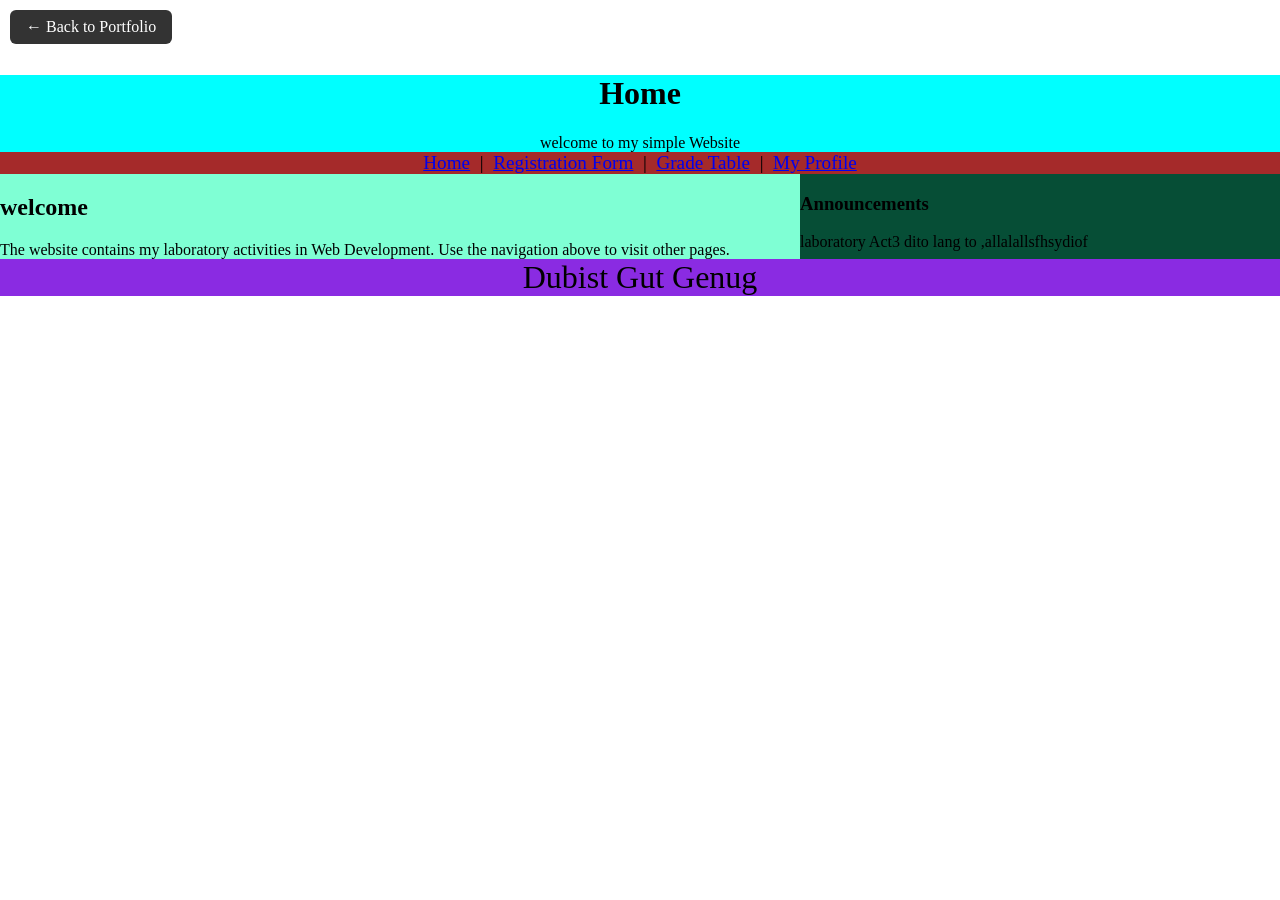
<file: Activity3/form.html>
<!doctype html>
<html lang="en">
  <head>
    <meta charset="UTF-8" />
    <meta name="viewport" content="width=device-width, initial-scale=1.0" />
    <title>Home</title>
  </head>
  <body style="margin: 0">
    <a
      href="../index.html"
      style="
        display: inline-block;
        margin: 10px;
        padding: 8px 16px;
        background: #333;
        color: white;
        text-decoration: none;
        border-radius: 6px;
      "
      >&larr; Back to Portfolio</a
    >

    <header style="background-color: aqua; text-align: center">
      <h1>Home</h1>
      welcome to my simple Website
    </header>

    <nav style="background-color: brown; font-size: larger; text-align: center">
      <a href="form.html" target="_self">Home</a>
      &nbsp;|&nbsp;
      <a href="Registration.html" target="_self">Registration Form</a>
      &nbsp;|&nbsp;
      <a href="Gradetable.html" target="_self">Grade Table</a>
      &nbsp;|&nbsp;
      <a href="Myprofile.html" target="_self">My Profile</a>
    </nav>

    <div>
      <section style="background-color: aquamarine; display: flex">
        <div style="flex: 5">
          <h1>welcome</h1>
          The website contains my laboratory activities in Web Development. Use
          the navigation above to visit other pages.
        </div>

        <aside style="background-color: rgb(6, 78, 54); flex: 3">
          <h1>Announcements</h1>
          laboratory Act3 dito lang to ,allalallsfhsydiof
        </aside>
      </section>
    </div>

    <footer
      style="
        background-color: blueviolet;
        text-align: center;
        font-size: xx-large;
      "
    >
      Dubist Gut Genug
    </footer>
  </body>
</html>
</file>
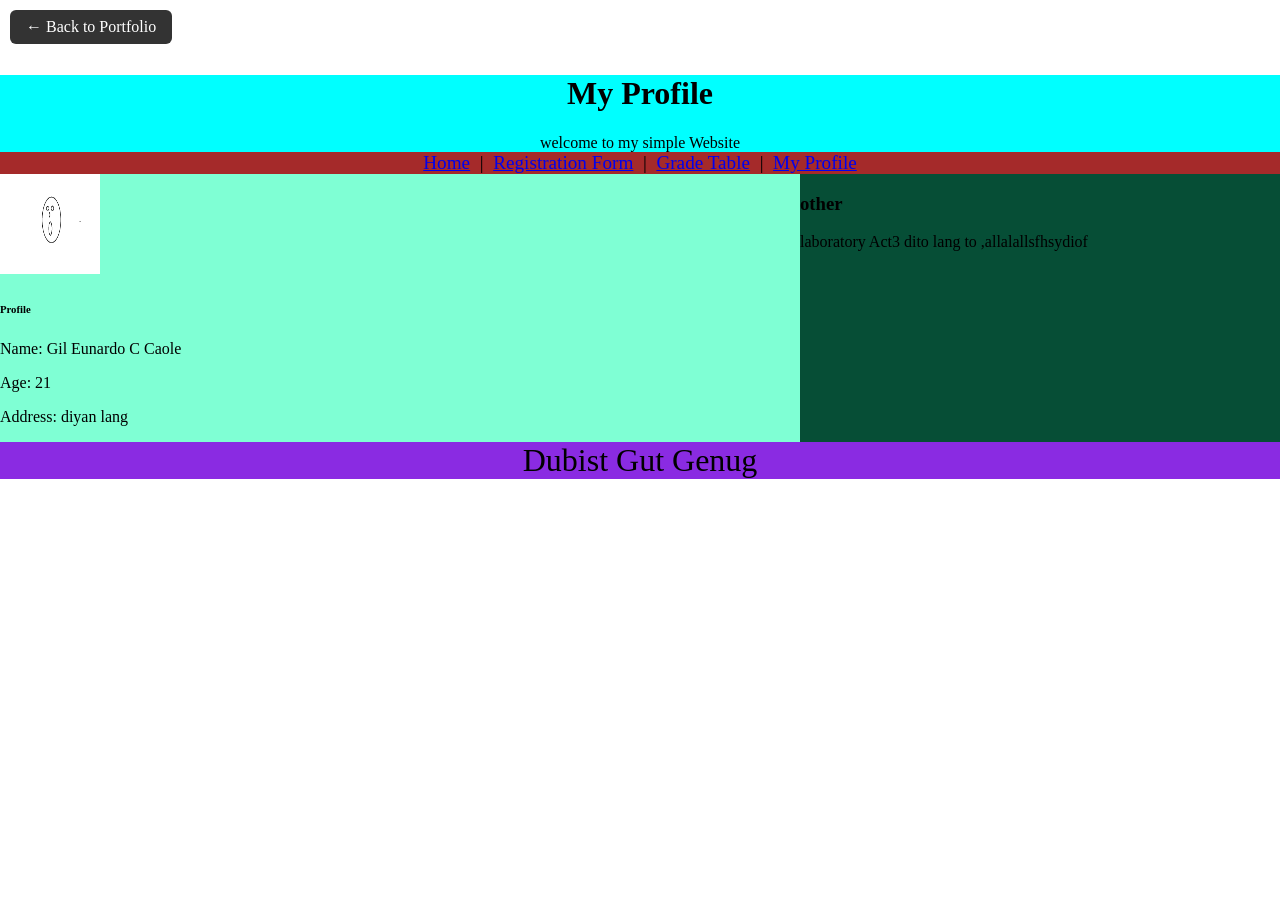
<file: Activity3/Myprofile.html>
<!doctype html>
<html lang="en">
  <head>
    <meta charset="UTF-8" />
    <meta name="viewport" content="width=device-width, initial-scale=1.0" />
    <title>MyProfile</title>
  </head>
  <body style="margin: 0">
    <a
      href="../index.html"
      style="
        display: inline-block;
        margin: 10px;
        padding: 8px 16px;
        background: #333;
        color: white;
        text-decoration: none;
        border-radius: 6px;
      "
      >&larr; Back to Portfolio</a
    >

    <header style="background-color: aqua; text-align: center">
      <h1>My Profile</h1>
      welcome to my simple Website
    </header>

    <nav style="background-color: brown; font-size: larger; text-align: center">
      <a href="form.html" target="_self">Home</a>
      &nbsp;|&nbsp;
      <a href="Registration.html" target="_self">Registration Form</a>
      &nbsp;|&nbsp;
      <a href="Gradetable.html" target="_self">Grade Table</a>
      &nbsp;|&nbsp;
      <a href="Myprofile.html" target="_self">My Profile</a>
    </nav>

    <div>
      <section style="background-color: aquamarine; display: flex">
        <div style="flex: 5">
          <img src="pic.png" alt="Pic" width="100" height="100" />
          <h6>Profile</h6>
          <p>Name: Gil Eunardo C Caole</p>
          <p>Age: 21</p>
          <p>Address: diyan lang</p>
        </div>

        <aside style="background-color: rgb(6, 78, 54); flex: 3">
          <h1>other</h1>
          laboratory Act3 dito lang to ,allalallsfhsydiof
        </aside>
      </section>
    </div>

    <footer
      style="
        background-color: blueviolet;
        text-align: center;
        font-size: xx-large;
      "
    >
      Dubist Gut Genug
    </footer>
  </body>
</html>
</file>
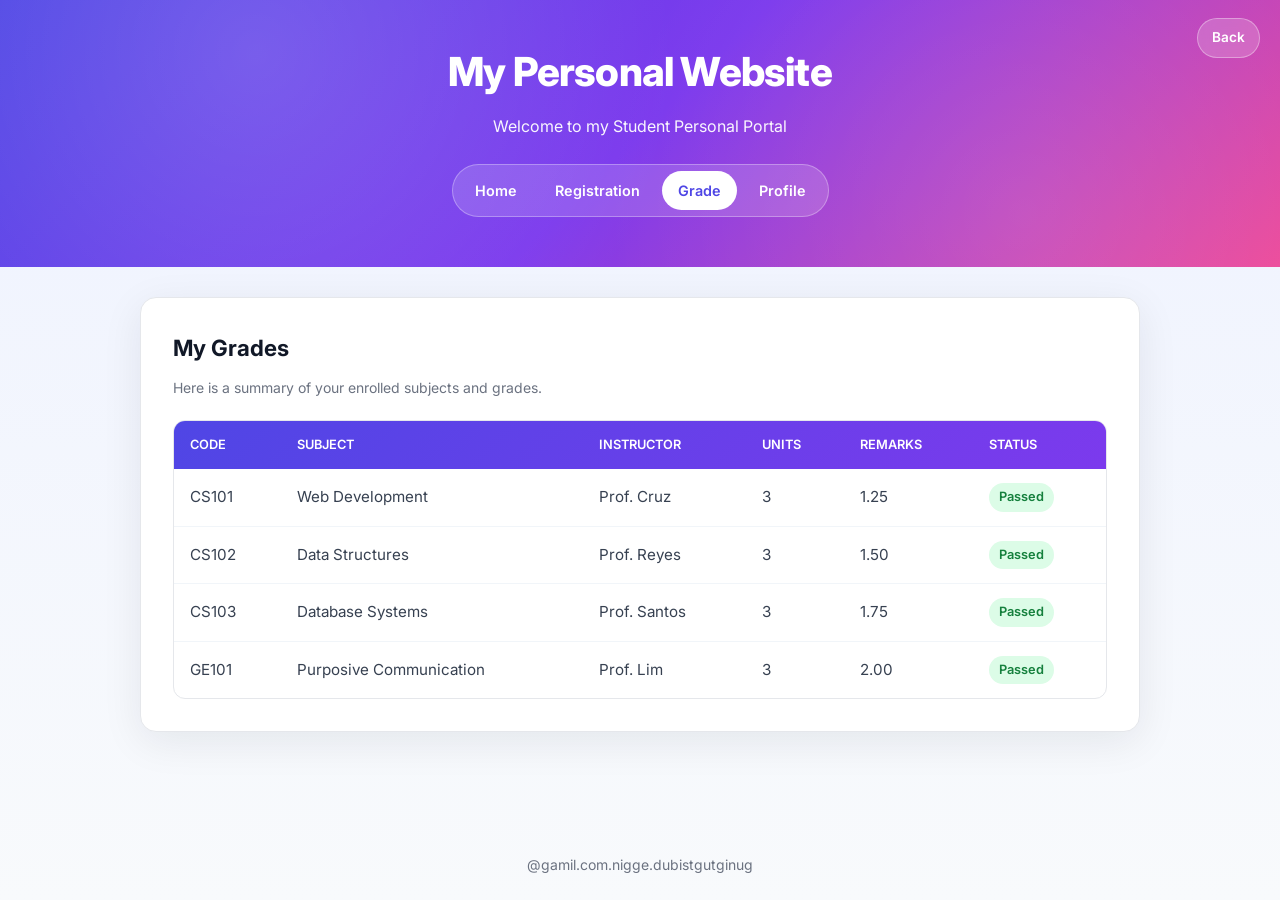
<file: Activity4/grade.html>
<!doctype html>
<html lang="en">
  <head>
    <meta charset="UTF-8" />
    <meta name="viewport" content="width=device-width, initial-scale=1.0" />
    <title>Grade</title>
    <link rel="preconnect" href="https://fonts.googleapis.com" />
    <link rel="preconnect" href="https://fonts.gstatic.com" crossorigin />
    <link
      href="https://fonts.googleapis.com/css2?family=Inter:wght@400;600;700;800&display=swap"
      rel="stylesheet"
    />
    <link rel="stylesheet" href="person.css" />
  </head>
  <body>
    <header class="hero">
      <a href="../index.html" class="back-btn"> Back</a>
      <div class="hero-inner">
        <h1>My Personal Website</h1>
        <p class="subtitle">Welcome to my Student Personal Portal</p>

        <nav class="nav">
          <a href="home.html">Home</a>
          <a href="registration.html">Registration</a>
          <a href="grade.html" class="active">Grade</a>
          <a href="profile.html">Profile</a>
        </nav>
      </div>
    </header>

    <main class="content">
      <section class="panel grade-panel">
        <h1>My Grades</h1>
        <p class="muted">
          Here is a summary of your enrolled subjects and grades.
        </p>

        <div class="table-wrap">
          <table class="grade-table">
            <thead>
              <tr>
                <th>Code</th>
                <th>Subject</th>
                <th>Instructor</th>
                <th>Units</th>
                <th>Remarks</th>
                <th>Status</th>
              </tr>
            </thead>
            <tbody>
              <tr>
                <td>CS101</td>
                <td>Web Development</td>
                <td>Prof. Cruz</td>
                <td>3</td>
                <td>1.25</td>
                <td><span class="badge passed">Passed</span></td>
              </tr>
              <tr>
                <td>CS102</td>
                <td>Data Structures</td>
                <td>Prof. Reyes</td>
                <td>3</td>
                <td>1.50</td>
                <td><span class="badge passed">Passed</span></td>
              </tr>
              <tr>
                <td>CS103</td>
                <td>Database Systems</td>
                <td>Prof. Santos</td>
                <td>3</td>
                <td>1.75</td>
                <td><span class="badge passed">Passed</span></td>
              </tr>
              <tr>
                <td>GE101</td>
                <td>Purposive Communication</td>
                <td>Prof. Lim</td>
                <td>3</td>
                <td>2.00</td>
                <td><span class="badge passed">Passed</span></td>
              </tr>
            </tbody>
          </table>
        </div>
      </section>
    </main>

    <footer>
      <p>@gamil.com.nigge.dubistgutginug</p>
    </footer>
  </body>
</html>
</file>
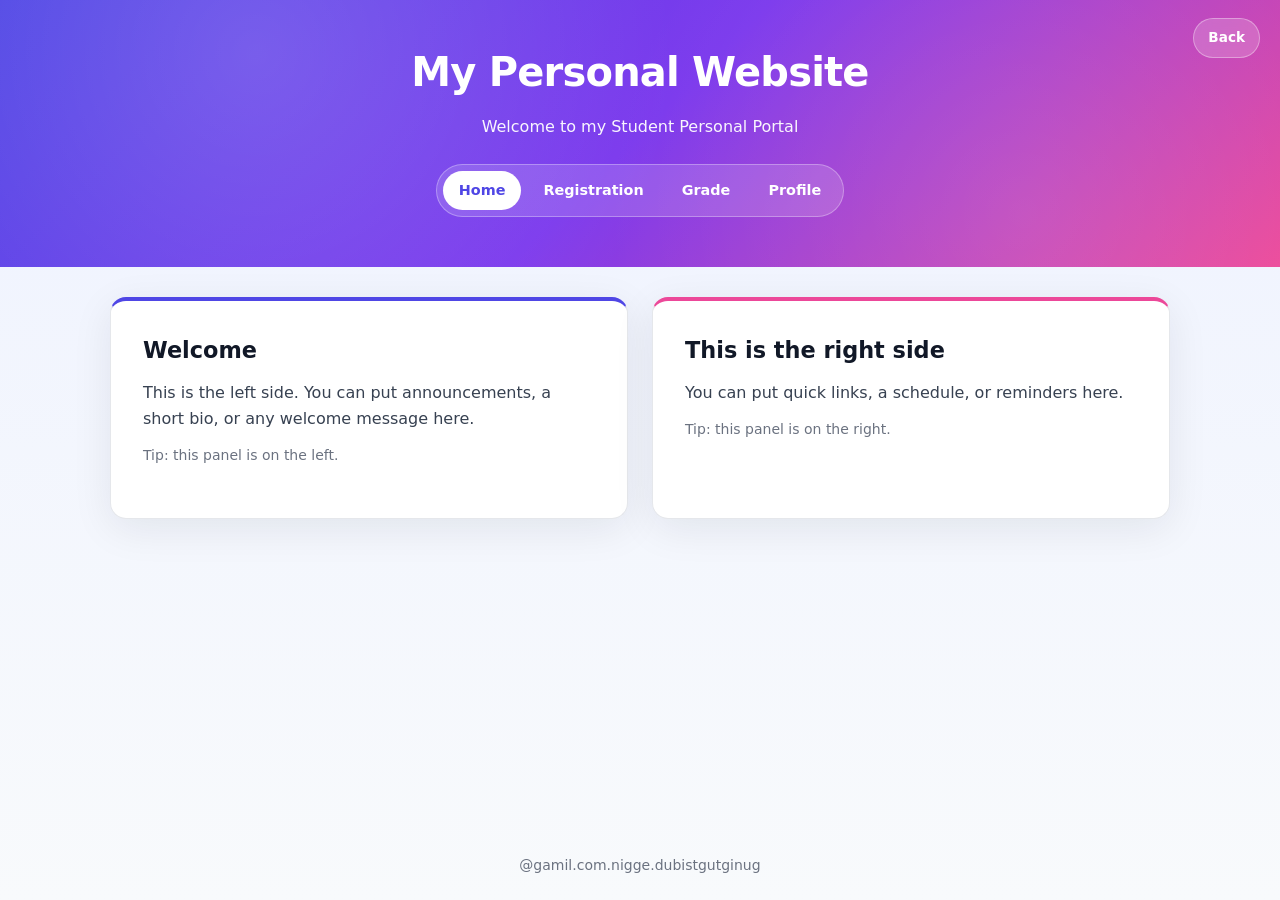
<file: Activity4/home.html>
<!doctype html>
<html lang="en">
  <head>
    <meta charset="UTF-8" />
    <meta name="viewport" content="width=device-width, initial-scale=1.0" />
    <title>Home</title>
    <link rel="stylesheet" href="person.css" />
  </head>
  <body>
    <header class="hero">
      <a href="../index.html" class="back-btn"> Back</a>
      <div class="hero-inner">
        <h1>My Personal Website</h1>
        <p class="subtitle">Welcome to my Student Personal Portal</p>

        <nav class="nav">
          <a href="home.html" class="active">Home</a>
          <a href="registration.html">Registration</a>
          <a href="grade.html">Grade</a>
          <a href="profile.html">Profile</a>
        </nav>
      </div>
    </header>

    <main class="content">
      <div class="columns">
        <div class="panel left-panel">
          <h1>Welcome</h1>
          <p>
            This is the left side. You can put announcements, a short bio, or
            any welcome message here.
          </p>
          <p class="muted">Tip: this panel is on the left.</p>
        </div>

        <div class="panel right-panel">
          <h1>This is the right side</h1>
          <p>You can put quick links, a schedule, or reminders here.</p>
          <p class="muted">Tip: this panel is on the right.</p>
        </div>
      </div>
    </main>

    <footer>
      <p>@gamil.com.nigge.dubistgutginug</p>
    </footer>
  </body>
</html>
</file>
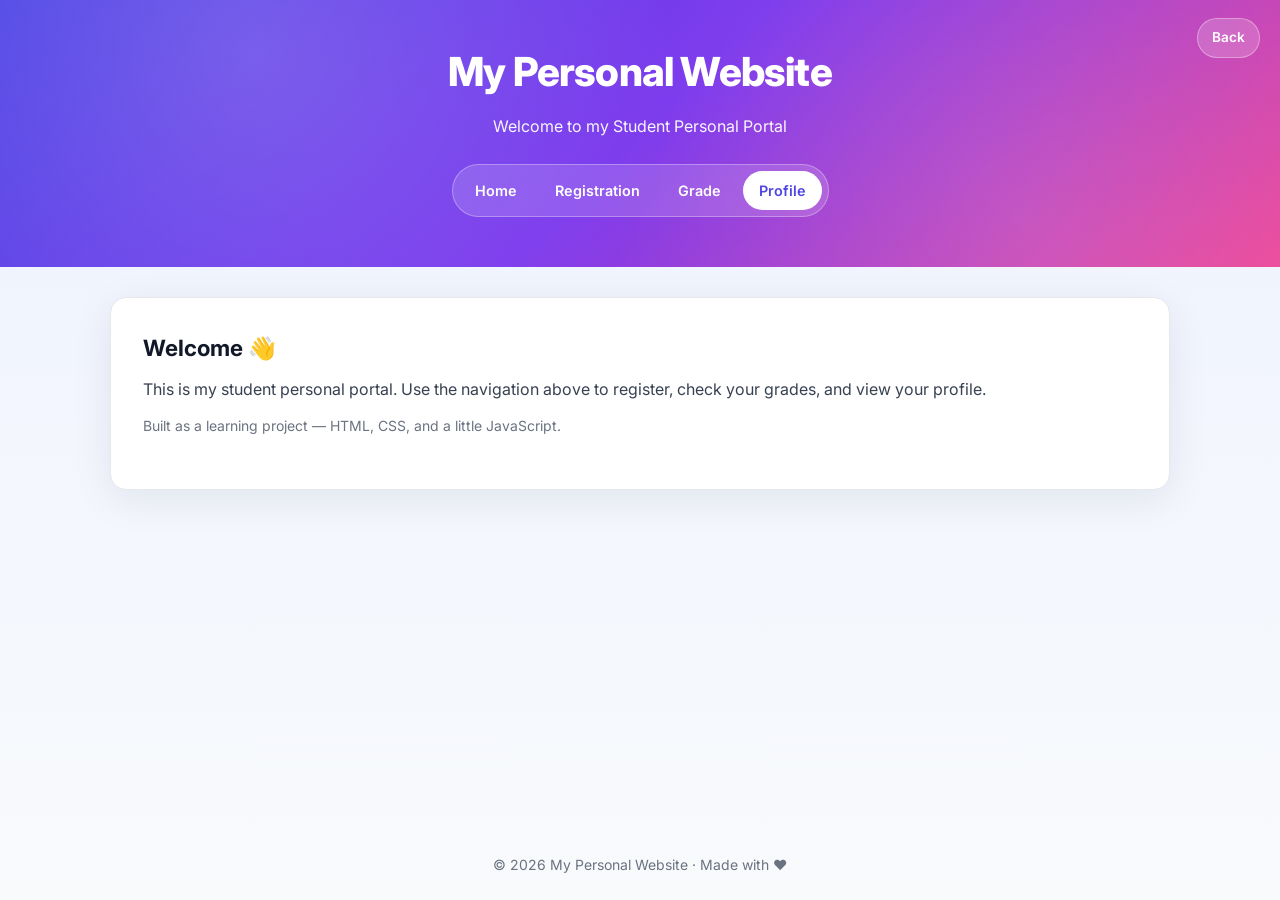
<file: Activity4/profile.html>
<!doctype html>
<html lang="en">
  <head>
    <meta charset="UTF-8" />
    <meta name="viewport" content="width=device-width, initial-scale=1.0" />
    <title>My Personal Website — Student Portal</title>
    <link rel="preconnect" href="https://fonts.googleapis.com" />
    <link rel="preconnect" href="https://fonts.gstatic.com" crossorigin />
    <link
      href="https://fonts.googleapis.com/css2?family=Inter:wght@400;600;800&display=swap"
      rel="stylesheet"
    />
    <link rel="stylesheet" href="person.css" />
  </head>
  <body>
    <header class="hero">
      <a href="../index.html" class="back-btn">Back</a>
      <div class="hero-inner">
        <h1>My Personal Website</h1>
        <p class="subtitle">Welcome to my Student Personal Portal</p>

        <nav class="nav">
          <a href="home.html">Home</a>
          <a href="registration.html">Registration</a>
          <a href="grade.html">Grade</a>
          <a href="profile.html" class="active">Profile</a>
        </nav>
      </div>
    </header>

    <main class="content">
      <section class="card">
        <h2>Welcome 👋</h2>
        <p>
          This is my student personal portal. Use the navigation above to
          register, check your grades, and view your profile.
        </p>
        <p class="muted">
          Built as a learning project — HTML, CSS, and a little JavaScript.
        </p>
      </section>
    </main>

    <footer>
      <p>© 2026 My Personal Website · Made with ❤️</p>
    </footer>
  </body>
</html>
</file>
<file: Activity4/person.css>
/* ============================================================
   PERSON.CSS — My Personal Website
   ============================================================ */

/* ---------- Reset ---------- */
* {
  box-sizing: border-box;
  margin: 0;
  padding: 0;
}
/* ---------- Back button (top-right of hero) ---------- */
.back-btn {
  position: absolute;
  top: 18px;
  right: 20px;
  z-index: 5;
  display: inline-flex;
  align-items: center;
  gap: 6px;
  padding: 8px 14px;
  background: rgba(255, 255, 255, 0.18);
  color: white;
  border: 1px solid rgba(255, 255, 255, 0.35);
  border-radius: 999px;
  font-family: inherit;
  font-size: 0.85rem;
  font-weight: 600;
  cursor: pointer;
  backdrop-filter: blur(8px);
  -webkit-backdrop-filter: blur(8px);
  text-decoration: none;
  transition:
    background 0.2s ease,
    transform 0.15s ease;
}

.back-btn:hover {
  background: rgba(255, 255, 255, 0.3);
  transform: translateX(-2px);
  font-size: 30px;
}

.back-btn:active {
  transform: translateX(0);
}

@media (max-width: 700px) {
  .back-btn {
    top: 12px;
    right: 12px;
    padding: 6px 12px;
    font-size: 0.8rem;
  }
}

html,
body {
  height: 100%;
}

body {
  font-family:
    "Inter",
    system-ui,
    -apple-system,
    "Segoe UI",
    sans-serif;
  background: linear-gradient(180deg, #eef2ff 0%, #f8fafc 100%);
  color: #1f2937;
  line-height: 1.6;
  min-height: 100vh;
  display: flex;
  flex-direction: column;
}

/* ---------- HERO HEADER (fixed height, grows with content) ---------- */
.hero {
  background: linear-gradient(135deg, #4f46e5 0%, #7c3aed 50%, #ec4899 100%);
  color: white;
  padding: 40px 20px 50px; /* smaller so nav fits comfortably */
  text-align: center;
  position: relative;
  /* overflow:hidden removed — it can hide the nav in some browsers */
}

.hero::after {
  content: "";
  position: absolute;
  inset: 0;
  background:
    radial-gradient(
      circle at 20% 20%,
      rgba(255, 255, 255, 0.15),
      transparent 40%
    ),
    radial-gradient(
      circle at 80% 80%,
      rgba(255, 255, 255, 0.1),
      transparent 40%
    );
  pointer-events: none;
  z-index: 0;
}

.hero-inner {
  position: relative;
  z-index: 2; /* above the ::after glow */
  max-width: 900px;
  margin: 0 auto;
  display: flex;
  flex-direction: column;
  align-items: center; /* center everything horizontally */
  gap: 6px;
}

.hero h1 {
  font-size: clamp(1.6rem, 3.5vw, 2.5rem);
  font-weight: 800;
  letter-spacing: -0.02em;
  margin: 0;
}

.subtitle {
  font-size: 1rem;
  opacity: 0.95;
  margin: 4px 0 18px; /* space between subtitle and nav */
}

/* ---------- NAV (always visible) ---------- */
.nav {
  display: inline-flex;
  gap: 6px;
  background: rgba(255, 255, 255, 0.15);
  padding: 6px;
  border-radius: 999px;
  border: 1px solid rgba(255, 255, 255, 0.3);
  margin: 0 auto;
}

.nav a {
  color: white;
  text-decoration: none;
  padding: 8px 16px;
  border-radius: 999px;
  font-weight: 600;
  font-size: 0.9rem;
  white-space: nowrap;
}

.nav a:hover {
  background: rgba(255, 255, 255, 0.22);
}

.nav a.active {
  background: white;
  color: #4f46e5;
}

/* ---------- MAIN CONTENT ---------- */
.content {
  flex: 1;
  max-width: 1100px;
  width: 100%;
  margin: 30px auto 50px; /* clear gap below header */
  padding: 0 20px;
}

/* ---------- Panels / cards ---------- */
.panel,
.card {
  background: white;
  border-radius: 16px;
  padding: 32px;
  box-shadow: 0 10px 40px rgba(15, 23, 42, 0.08);
  border: 1px solid #e5e7eb;
}

.panel h1,
.card h2 {
  font-size: 1.4rem;
  font-weight: 700;
  color: #111827;
  margin-bottom: 12px;
}

.panel p,
.card p {
  color: #374151;
  margin-bottom: 12px;
}

.panel p.muted,
.card p.muted {
  color: #6b7280;
  font-size: 0.875rem;
  margin-bottom: 20px;
}

/* ---------- Two-column Home layout ---------- */
.columns {
  display: grid;
  grid-template-columns: 1fr 1fr;
  gap: 24px;
}

.left-panel {
  border-top: 4px solid #4f46e5;
}
.right-panel {
  border-top: 4px solid #ec4899;
}

/* ---------- Registration form ---------- */
.form-panel {
  max-width: 560px;
  margin: 0 auto;
}

.form-panel fieldset {
  border: 1px solid #e5e7eb;
  border-radius: 12px;
  padding: 18px 20px 22px;
  margin-bottom: 20px;
}

.form-panel legend {
  padding: 0 8px;
  font-weight: 700;
  color: #4f46e5;
  font-size: 0.85rem;
  letter-spacing: 0.02em;
  text-transform: uppercase;
}

.form-panel label {
  display: block;
  font-weight: 600;
  font-size: 0.9rem;
  color: #374151;
  margin: 12px 0 6px;
}

.form-panel input[type="text"],
.form-panel input[type="email"],
.form-panel input[type="password"] {
  width: 100%;
  padding: 10px 12px;
  border: 1px solid #d1d5db;
  border-radius: 8px;
  font-size: 0.95rem;
  background: #f9fafb;
}

.form-panel input:focus {
  outline: none;
  border-color: #4f46e5;
  background: white;
  box-shadow: 0 0 0 3px rgba(79, 70, 229, 0.12);
}

.radio-group {
  display: flex;
  gap: 18px;
  flex-wrap: wrap;
}

.radio {
  display: inline-flex;
  align-items: center;
  gap: 6px;
  font-weight: 500;
  margin: 0;
}

.radio input[type="radio"] {
  accent-color: #4f46e5;
}

.primary-btn {
  width: 100%;
  padding: 12px 18px;
  background: linear-gradient(135deg, #4f46e5 0%, #7c3aed 100%);
  color: white;
  border: none;
  border-radius: 10px;
  font-size: 1rem;
  font-weight: 600;
  cursor: pointer;
  margin-top: 8px;
}

/* ---------- Grade table ---------- */
.grade-panel {
  max-width: 1000px;
  margin: 0 auto;
}

.table-wrap {
  overflow-x: auto;
  border-radius: 12px;
  border: 1px solid #e5e7eb;
}

.grade-table {
  width: 100%;
  border-collapse: collapse;
  font-size: 0.95rem;
  min-width: 640px;
}

.grade-table thead {
  background: linear-gradient(135deg, #4f46e5 0%, #7c3aed 100%);
  color: white;
}

.grade-table th {
  text-align: left;
  padding: 14px 16px;
  font-weight: 600;
  font-size: 0.8rem;
  text-transform: uppercase;
}

.grade-table td {
  padding: 14px 16px;
  border-bottom: 1px solid #f1f5f9;
  color: #374151;
}

.grade-table tbody tr:hover {
  background: #f9fafb;
}

.grade-table tbody tr:last-child td {
  border-bottom: none;
}

.badge {
  display: inline-block;
  padding: 4px 10px;
  border-radius: 999px;
  font-size: 0.8rem;
  font-weight: 600;
}

.badge.passed {
  background: #dcfce7;
  color: #15803d;
}
.badge.failed {
  background: #fee2e2;
  color: #b91c1c;
}

/* ---------- Profile ---------- */
.profile-panel {
  max-width: 700px;
  margin: 0 auto;
  text-align: center;
}

.profile-avatar {
  width: 120px;
  height: 120px;
  border-radius: 50%;
  margin: 0 auto 20px;
  background: linear-gradient(135deg, #4f46e5 0%, #ec4899 100%);
  display: flex;
  align-items: center;
  justify-content: center;
  color: white;
  font-size: 2.5rem;
  font-weight: 800;
}

.profile-name {
  font-size: 1.5rem;
  font-weight: 700;
  color: #111827;
  margin-bottom: 4px;
}

.profile-role {
  color: #6b7280;
  font-size: 0.95rem;
  margin-bottom: 24px;
}

.profile-info {
  display: grid;
  grid-template-columns: 1fr 1fr;
  gap: 16px;
  text-align: left;
}

.info-item {
  background: #f9fafb;
  border: 1px solid #e5e7eb;
  border-radius: 10px;
  padding: 14px 16px;
}

.info-item .label {
  font-size: 0.75rem;
  font-weight: 600;
  color: #6b7280;
  text-transform: uppercase;
  margin-bottom: 4px;
}

.info-item .value {
  font-size: 1rem;
  color: #111827;
  font-weight: 500;
}

/* ---------- Footer ---------- */
footer {
  text-align: center;
  padding: 24px;
  color: #6b7280;
  font-size: 0.875rem;
}

/* ---------- Responsive ---------- */
@media (max-width: 700px) {
  .hero {
    padding: 32px 14px 40px;
  }
  .hero h1 {
    font-size: 1.5rem;
  }
  .subtitle {
    font-size: 0.9rem;
    margin-bottom: 14px;
  }

  .nav {
    flex-wrap: wrap;
    justify-content: center;
    border-radius: 14px;
  }
  .nav a {
    padding: 6px 12px;
    font-size: 0.85rem;
  }

  .columns {
    grid-template-columns: 1fr;
  }
  .profile-info {
    grid-template-columns: 1fr;
  }

  .panel,
  .card,
  .form-panel {
    padding: 20px;
  }
}
</file>
